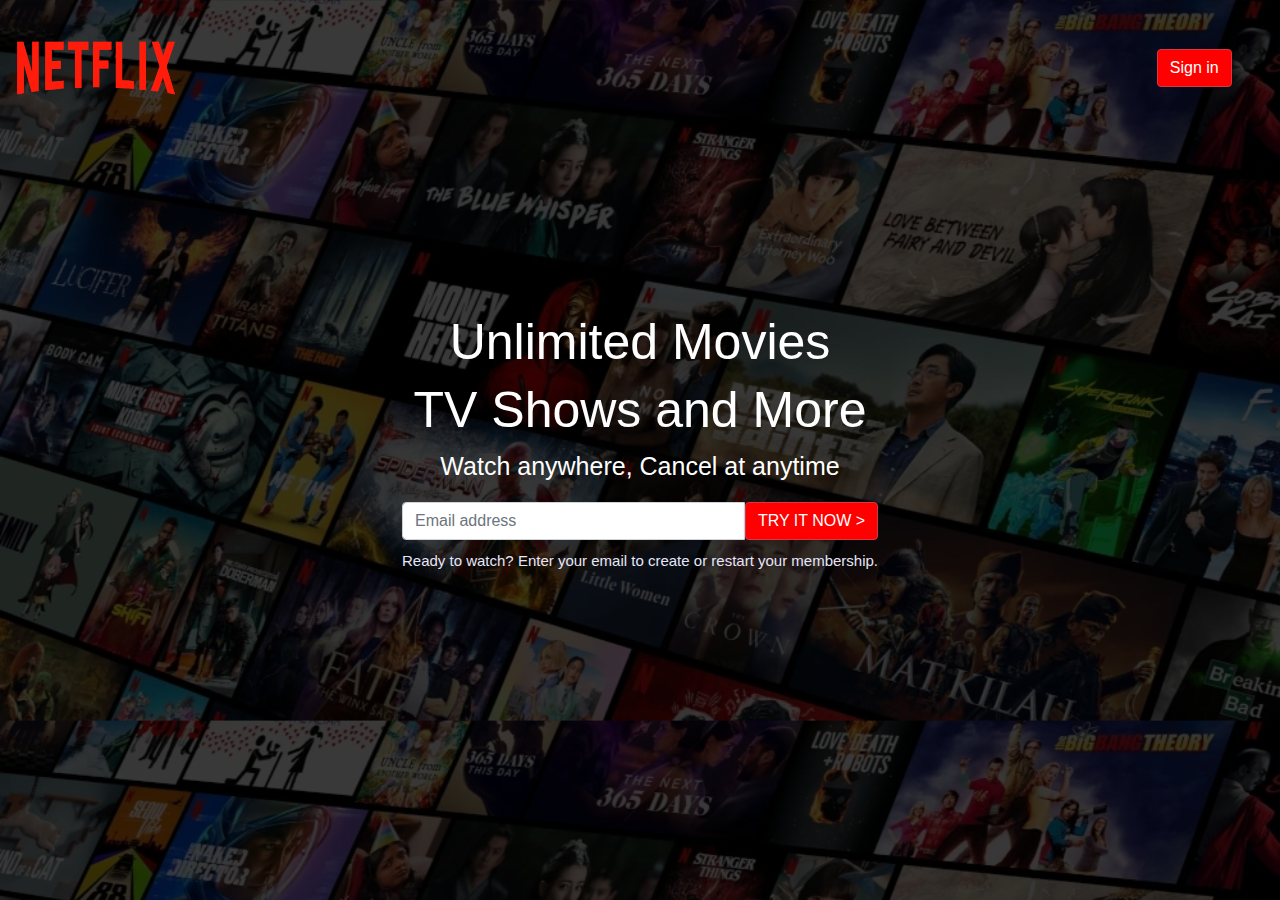
<file: index.html>
<!DOCTYPE html>
<html lang="en">
<head>
    <meta charset="UTF-8">
    <meta name="viewport" content="width=device-width, initial-scale=1.0">
    <title>Netflix</title>
    <link rel="" href="OIP-removebg-preview.png">
    <link rel="stylesheet" href="https://cdn.jsdelivr.net/npm/bootstrap@4.0.0/dist/css/bootstrap.min.css" integrity="sha384-Gn5384xqQ1aoWXA+058RXPxPg6fy4IWvTNh0E263XmFcJlSAwiGgFAW/dAiS6JXm" crossorigin="anonymous">
    <link rel="stylesheet" href="style.css">
    
</head>
<body>
    <nav class="navbar navbar-expand-lg">
        <img src="netflix_PNG25-removebg-preview.png" height="120px" width="160px" alt="Netflix" class="navbar-brand" >
        <button class="navbar-toggler" type="button" data-toggle="collapse" data-target="#navbarNav" aria-controls="navbarNav" aria-expanded="false" aria-label="Toggle navigation">
          <span class="navbar-toggler-icon"></span>
        </button>
        <div class="collapse navbar-collapse" id="navbarNav">
            <a href="signinpage.html" style="margin-left: 90%;" ><button class="btn btn-danger" style="background-color: red;;" >Sign in</button></a>
        </div>
      </nav>
      <div class="hero">
        <h1>Unlimited Movies</h1>
        <h1>TV Shows and More</h1>
        <p class="content">Watch anywhere, Cancel at anytime</p>
        <div class="input-group">
            <input type="email" class="form-control" placeholder="Email address" >
            <button class="btn btn-danger" style="background-color: red;">TRY IT NOW ></button>
            
          </div>
          <p class="footer" style="color: lavender;">Ready to watch? Enter your email to create or restart your membership.</p>
        
         

      </div>
      <br>
      <br>
      <br>
     
     
</body>
</html>
</file>
<file: style.css>
body{
    background: linear-gradient(0deg,rgba(0,0,0,0.7),rgba(0,0,0,0.7)),url(netflix.webp);
    background-size: cover;
    
}
.navbar-brand{
    color: red;
   
    font-weight: bold;
}
.hero{
    color: white;
    text-align: center;
    position: absolute;
    top: 50%;
    left: 50%;
    transform: translate(-50%,-50%);
}
.hero h1{
    font-size: 50px;
}
.content{
    font-size: 25px;
}
.footer{
    margin-top: 10px;
    font-size: 15px;
}
.rose:hover{
    cursor: pointer;
    text-transform: inherit;
}
</file>
